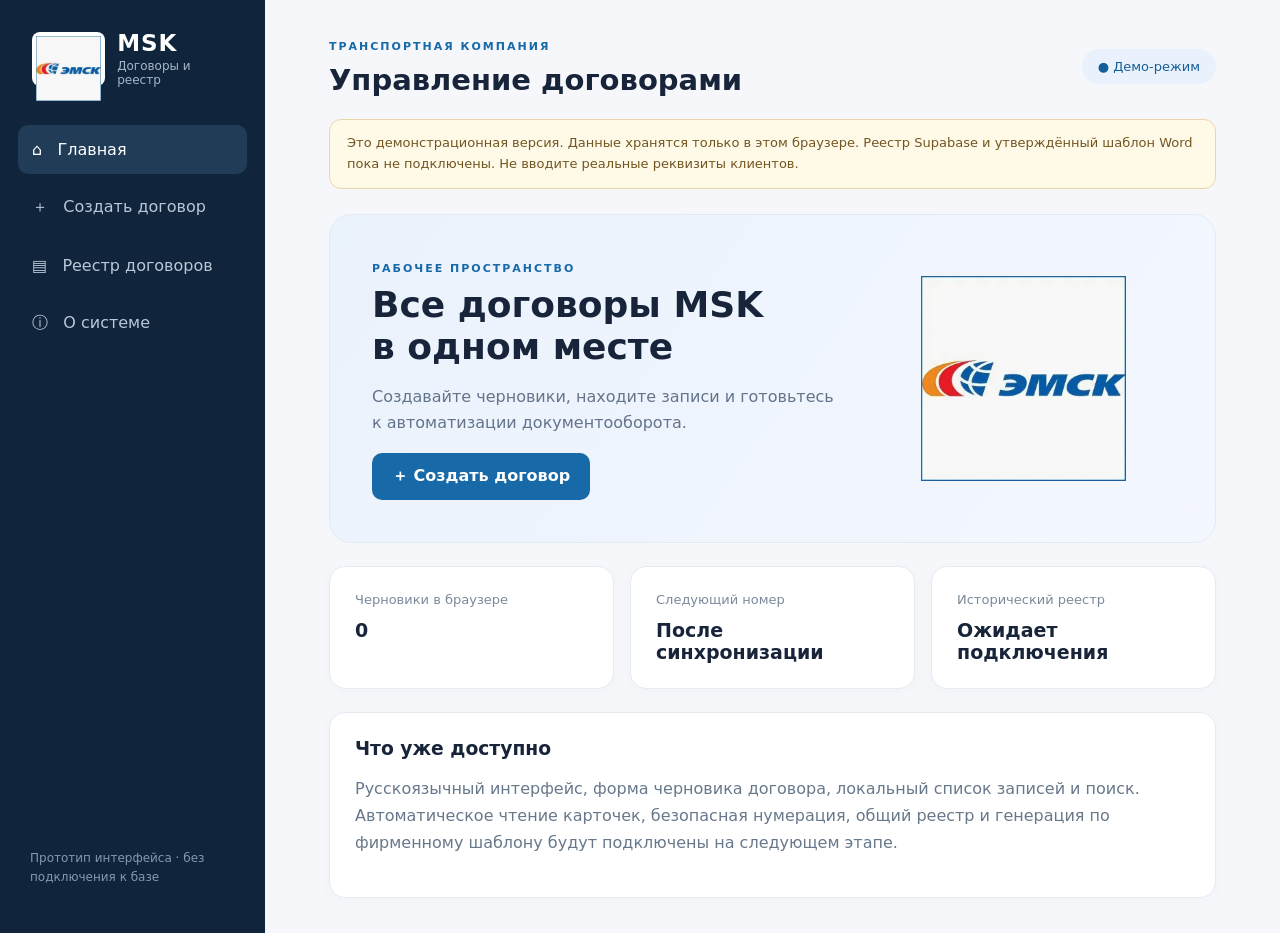
<file: index.html>
<!doctype html>
<html lang="ru"><head><meta charset="UTF-8"><meta name="viewport" content="width=device-width,initial-scale=1"><title>MSK — Договоры</title><link rel="stylesheet" href="styles.css"></head>
<body><div class="shell"><aside class="sidebar"><div class="brand"><span class="mark"><img src="i.webp" alt="Логотип ЭМСК"></span><div><b>MSK</b><small>Договоры и реестр</small></div></div><nav><button class="nav active" data-page="home">⌂ &nbsp; Главная</button><button class="nav" data-page="create">＋ &nbsp; Создать договор</button><button class="nav" data-page="registry">▤ &nbsp; Реестр договоров</button><button class="nav" data-page="about">ⓘ &nbsp; О системе</button></nav><div class="sidebar-foot">Прототип интерфейса · без подключения к базе</div></aside><main><header><div><span class="eyebrow">ТРАНСПОРТНАЯ КОМПАНИЯ</span><h1 id="page-title">Управление договорами</h1></div><div class="chip">● Демо-режим</div></header><div class="notice">Это демонстрационная версия. Данные хранятся только в этом браузере. Реестр Supabase и утверждённый шаблон Word пока не подключены. Не вводите реальные реквизиты клиентов.</div><section id="home" class="page active"><div class="hero"><div><span class="eyebrow">РАБОЧЕЕ ПРОСТРАНСТВО</span><h2>Все договоры MSK<br>в одном месте</h2><p>Создавайте черновики, находите записи и готовьтесь к автоматизации документооборота.</p><button class="primary" data-go="create">＋ Создать договор</button></div><div class="hero-art"><img src="i.webp" alt="Фирменный логотип ЭМСК"></div></div><div class="stats"><div class="stat"><span>Черновики в браузере</span><strong id="count">0</strong></div><div class="stat"><span>Следующий номер</span><strong>После синхронизации</strong></div><div class="stat"><span>Исторический реестр</span><strong>Ожидает подключения</strong></div></div><div class="panel"><h3>Что уже доступно</h3><p>Русскоязычный интерфейс, форма черновика договора, локальный список записей и поиск. Автоматическое чтение карточек, безопасная нумерация, общий реестр и генерация по фирменному шаблону будут подключены на следующем этапе.</p></div></section><section id="create" class="page"><div class="panel"><div class="section-top"><div><h2>Новый договор</h2><p>Заполните демонстрационные данные. Номер в реальной системе выдаст сервер только при окончательном сохранении.</p></div></div><form id="contract-form"><div class="form-grid"><label>Наименование контрагента *<input name="name" required placeholder="ООО «Пример»" maxlength="250"></label><label>ИНН<input name="inn" placeholder="10 или 12 цифр" inputmode="numeric" maxlength="12"></label><label>КПП<input name="kpp" maxlength="9" placeholder="9 цифр"></label><label>ОГРН<input name="ogrn" maxlength="15"></label><label>ОКПО<input name="okpo" maxlength="10"></label><label>Руководитель<input name="director" maxlength="250"></label><label class="wide">Юридический адрес<textarea name="address" rows="2"></textarea></label><label class="wide">Банковские реквизиты<textarea name="bank" rows="3"></textarea></label></div><div class="form-actions"><button class="primary" type="submit">Сохранить черновик</button><button type="reset" class="secondary">Очистить</button></div></form><div id="form-status" role="status"></div></div></section><section id="registry" class="page"><div class="panel"><div class="section-top"><div><h2>Реестр черновиков</h2><p>Пока показываются только записи, сохранённые в этом браузере.</p></div><input id="search" aria-label="Поиск договоров" placeholder="Поиск по названию или ИНН"></div><div class="table-wrap"><table><thead><tr><th>Дата</th><th>Контрагент</th><th>ИНН</th><th>Статус</th><th></th></tr></thead><tbody id="registry-body"></tbody></table></div></div></section><section id="about" class="page"><div class="panel"><h2>О системе</h2><p>Это первая версия интерфейса приложения MSK. Она не подключена к Supabase, поэтому не выдаёт официальные номера и не формирует юридически значимые документы.</p><h3>Что подключим далее</h3><p>Защищённый серверный доступ к Supabase, импорт и отображение исторического реестра, распознавание PDF/Word/Excel/фотографий, проверку реквизитов и создание DOCX строго по утверждённому шаблону MSK.</p><p>Правило нумерации: в 2026 году — 2026/122 и далее по свободным номерам, с 1 января 2027 года — 2027/1. В реальном приложении это должно обеспечиваться сервером и проверяться по актуальному реестру.</p></div></section></main></div><script src="app.js"></script></body></html>
</file>
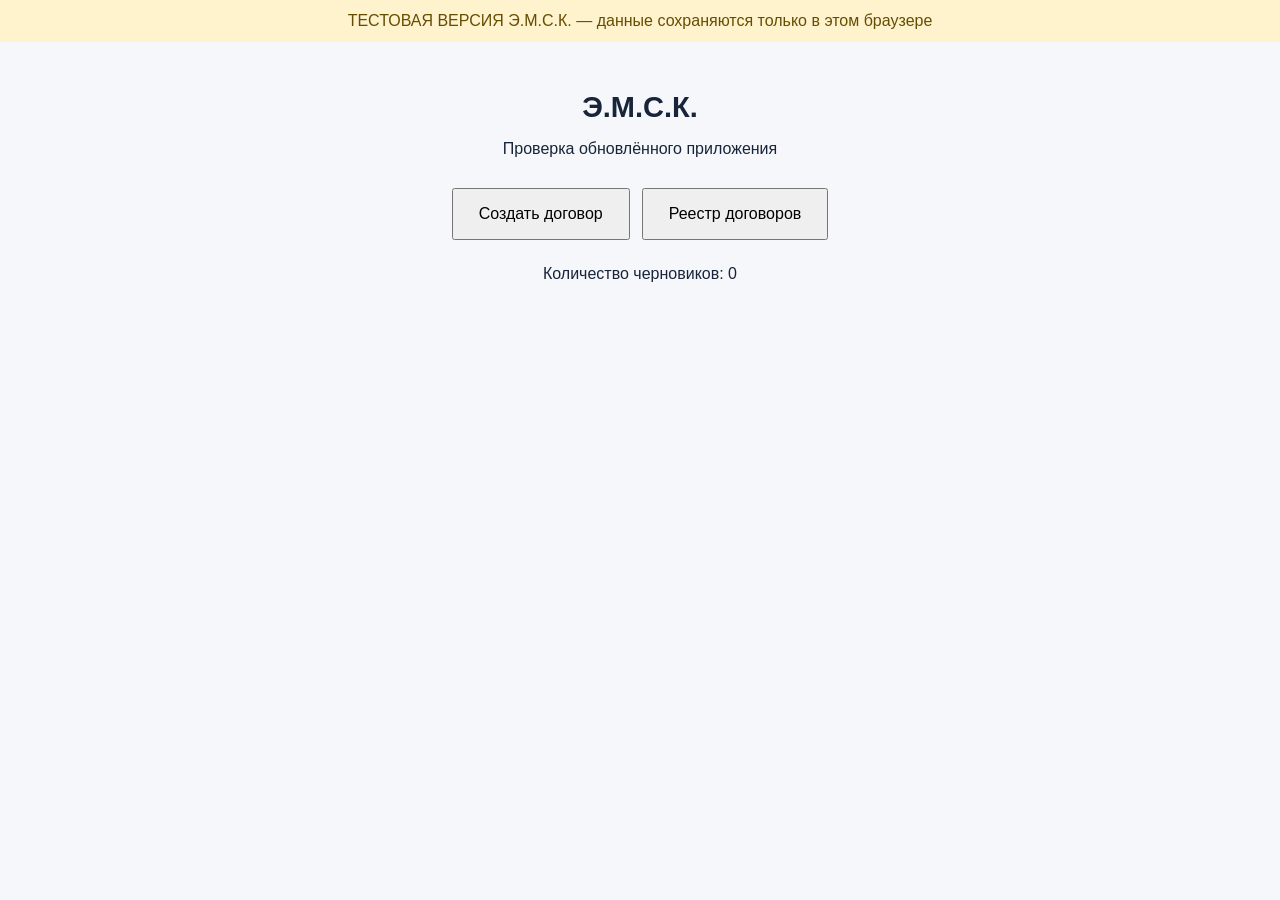
<file: test.html>
<!DOCTYPE html>
<html lang="ru">
<head>
  <meta charset="UTF-8">
  <meta name="viewport" content="width=device-width, initial-scale=1.0">
  <title>Э.М.С.К. — Тестирование</title>
  <link rel="stylesheet" href="styles.css">
</head>
<body>
  <div style="padding:12px;text-align:center;background:#fff3cd;color:#664d03;font-family:Arial,sans-serif">
    ТЕСТОВАЯ ВЕРСИЯ Э.М.С.К. — данные сохраняются только в этом браузере
  </div>

  <main style="padding:40px 20px;text-align:center;font-family:Arial,sans-serif">
    <h1>Э.М.С.К.</h1>
    <p>Проверка обновлённого приложения</p>

    <div style="display:flex;gap:12px;justify-content:center;flex-wrap:wrap;margin-top:30px">
      <button type="button" style="padding:15px 25px;cursor:pointer">
        Создать договор
      </button>
      <button type="button" style="padding:15px 25px;cursor:pointer">
        Реестр договоров
      </button>
    </div>

    <p style="margin-top:25px">Количество черновиков: <span id="count">0</span></p>
  </main>

  <script src="app.js"></script>
</body>
</html>
</file>
<file: styles.css>
:root{font-family:Inter,system-ui,-apple-system,'Segoe UI',Arial,sans-serif;color:#182439;background:#f5f7fb}*{box-sizing:border-box}body{margin:0}button,input,textarea{font:inherit}button{cursor:pointer}.shell{display:flex;min-height:100vh}.sidebar{width:265px;flex:none;background:#10243c;color:white;padding:30px 18px;display:flex;flex-direction:column}.brand{display:flex;gap:12px;align-items:center;padding:0 14px 38px}.mark{display:grid;place-items:center;background:#fff;width:76px;height:54px;border-radius:8px;padding:4px;font-size:27px;font-weight:900}.brand b{font-size:23px;letter-spacing:2px}.brand small{display:block;color:#a5b8c9;font-size:12px;margin-top:3px}.sidebar nav{display:grid;gap:8px}.nav{border:0;border-radius:10px;text-align:left;padding:15px 14px;background:transparent;color:#b9c7d7}.nav:hover,.nav.active{background:#203c57;color:#fff}.sidebar-foot{margin-top:auto;color:#829ab0;font-size:12px;line-height:1.6;padding:16px 12px}main{flex:1;min-width:0;padding:35px 5%;max-width:1600px}header{display:flex;align-items:center;justify-content:space-between;gap:15px;margin-bottom:22px}.eyebrow{font-size:11px;letter-spacing:2px;color:#1769a7;font-weight:800}h1{font-size:29px;margin:9px 0 0}h2{font-size:26px;margin:8px 0 12px}h3{margin:0 0 14px}.chip{background:#e9f2fc;color:#145e99;padding:10px 16px;border-radius:30px;white-space:nowrap;font-size:13px}.notice{border:1px solid #ead7a7;background:#fff9e8;border-radius:12px;padding:13px 17px;font-size:13px;line-height:1.6;margin-bottom:25px;color:#725521}.page{display:none}.page.active{display:block}.hero{background:linear-gradient(125deg,#eaf2fc,#f4f7ff);border:1px solid #e3ebf1;border-radius:22px;display:flex;align-items:center;justify-content:space-between;gap:25px;padding:42px}.hero h2{font-size:36px;line-height:1.17}.hero p{max-width:480px;color:#64748b;line-height:1.65}.hero-art{width:300px;max-width:38%;flex:none;display:flex;align-items:center;justify-content:center}.hero-art img{display:block;width:100%;height:auto;max-height:205px;object-fit:contain;border-radius:12px}.mark img{display:block;width:100%;height:100%;object-fit:contain}.brand{gap:12px}.brand b{letter-spacing:1px}.primary,.secondary{border:0;border-radius:10px;padding:13px 20px;font-weight:700}.primary{background:#1769a7;color:white}.primary:hover{background:#10517f}.secondary{background:#e8eef4;color:#263a4f}.stats{display:grid;grid-template-columns:repeat(3,1fr);gap:16px;margin:23px 0}.stat,.panel{background:white;border:1px solid #e6ebf1;border-radius:16px;padding:25px;box-shadow:0 3px 15px #15253c06}.stat span{display:block;color:#7a899c;font-size:13px;margin-bottom:12px}.stat strong{font-size:19px}.panel{margin-top:20px}.panel p{color:#68788b;line-height:1.7}.section-top{display:flex;align-items:center;justify-content:space-between;gap:16px;margin-bottom:18px}.form-grid{display:grid;grid-template-columns:repeat(2,minmax(0,1fr));gap:20px}.form-grid label{font-size:13px;font-weight:700;display:grid;gap:8px}.wide{grid-column:1/-1}input,textarea{border:1px solid #d6e0e9;border-radius:9px;padding:12px 13px;outline:none;width:100%;background:#fff;color:#182439}input:focus,textarea:focus{border-color:#1769a7;box-shadow:0 0 0 3px #1769a720}.form-actions{display:flex;gap:10px;margin-top:25px}#form-status{margin-top:12px;color:#1769a7}.table-wrap{overflow-x:auto}table{width:100%;border-collapse:collapse;text-align:left}th,td{padding:15px 12px;border-bottom:1px solid #edf0f4;font-size:13px}th{color:#6c7b8f;font-weight:600}.empty{text-align:center;color:#7c8b9c;padding:45px}.small-btn{background:#fcecec;color:#a43737;border:0;padding:7px 11px;border-radius:7px}@media(max-width:800px){.shell{display:block}.sidebar{width:auto;padding:15px}.brand{padding:0 0 15px}.sidebar nav{display:flex;overflow-x:auto}.nav{white-space:nowrap;padding:11px}.sidebar-foot{display:none}main{padding:22px 15px}.hero{padding:25px}.hero-art{display:none}.stats{grid-template-columns:1fr}.form-grid{grid-template-columns:1fr}.section-top{display:block}header h1{font-size:23px}.chip{font-size:11px}.hero h2{font-size:29px}}
</file>
